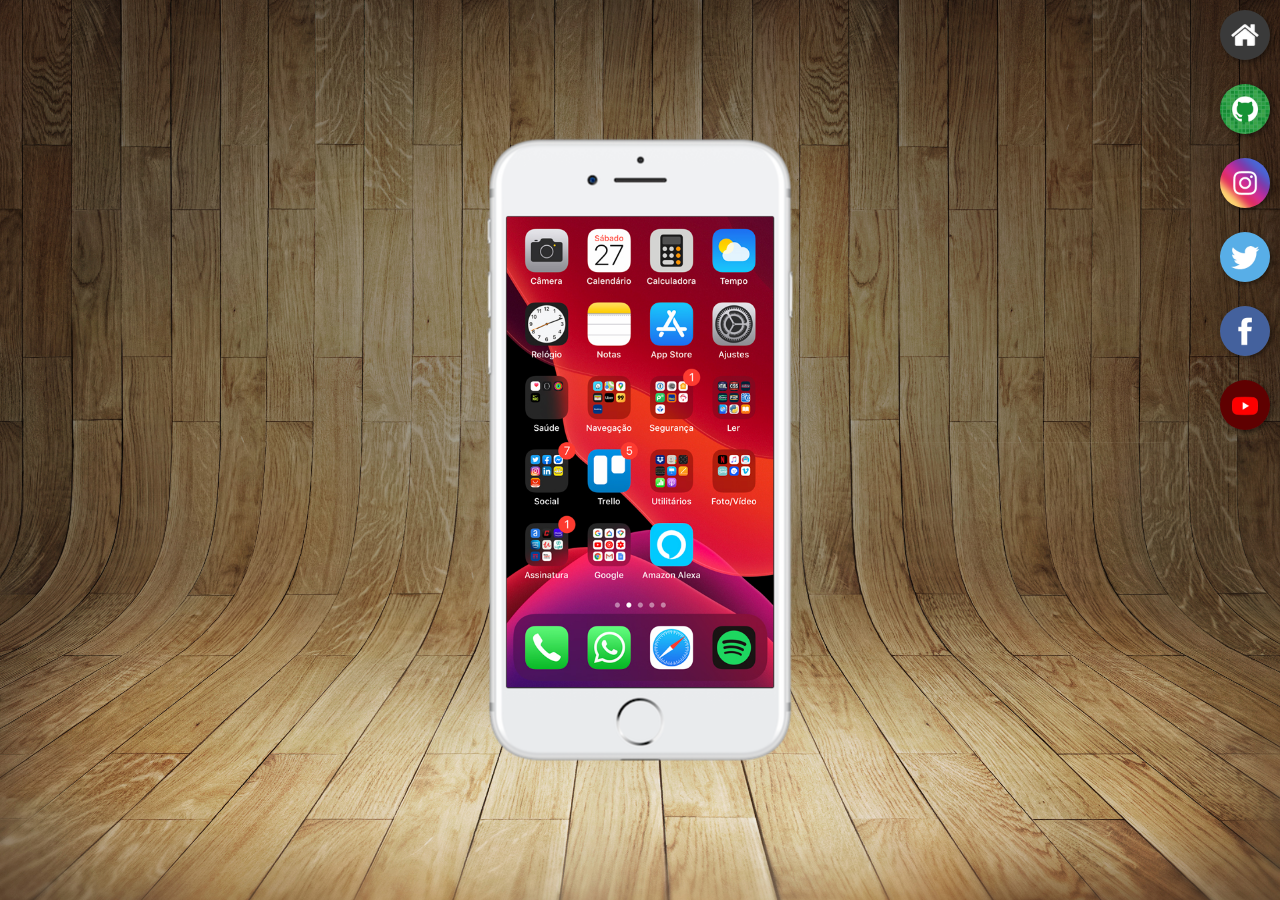
<file: index.html>
<!DOCTYPE html>
<html lang="pt-br">
<head>
   <meta charset="UTF-8">
   <meta http-equiv="X-UA-Compatible" content="IE=edge">
   <meta name="viewport" content="width=device-width, initial-scale=1.0">
   <link rel="shortcut icon" href="favicon.ico" type="image/x-icon">
   <title>Redes Sociais</title>
   <link rel="stylesheet" href="estilos/styles.css">
</head>
<body>
   <main>
      <section id="telefone">
         <iframe src="home.html" name="tela" id=tela frameborder="0">
            Seu navegador não é compatível com esse conteúdo.
         </iframe>
      </section>

      <section id="redes-sociais">
         <a href="home.html" target="tela"><img src="imagens/logo-home.jpg" alt="Home"></a><br>
         <a href="github.html" target="tela"><img src="imagens/logo-github.jpg" alt="Github"></a><br>
         <a href="#" target="tela"><img src="imagens/logo-instagram.jpg" alt="Instagram"></a><br>
         <a href="#" target="tela"><img src="imagens/logo-twitter.jpg" alt="Twitter"></a><br>
         <a href="#" target="tela"><img src="imagens/logo-facebook.jpg" alt="Facebook"></a><br>
         <a href="#" target="tela"><img src="imagens/logo-youtube.jpg" alt="Youtube"></a>

         <!--Usado o <br> ao invés do Flexbox ou Grid Layout pois é a forma mais simples no momento-->

      </section>

   </main>
</body>
</html>
</file>
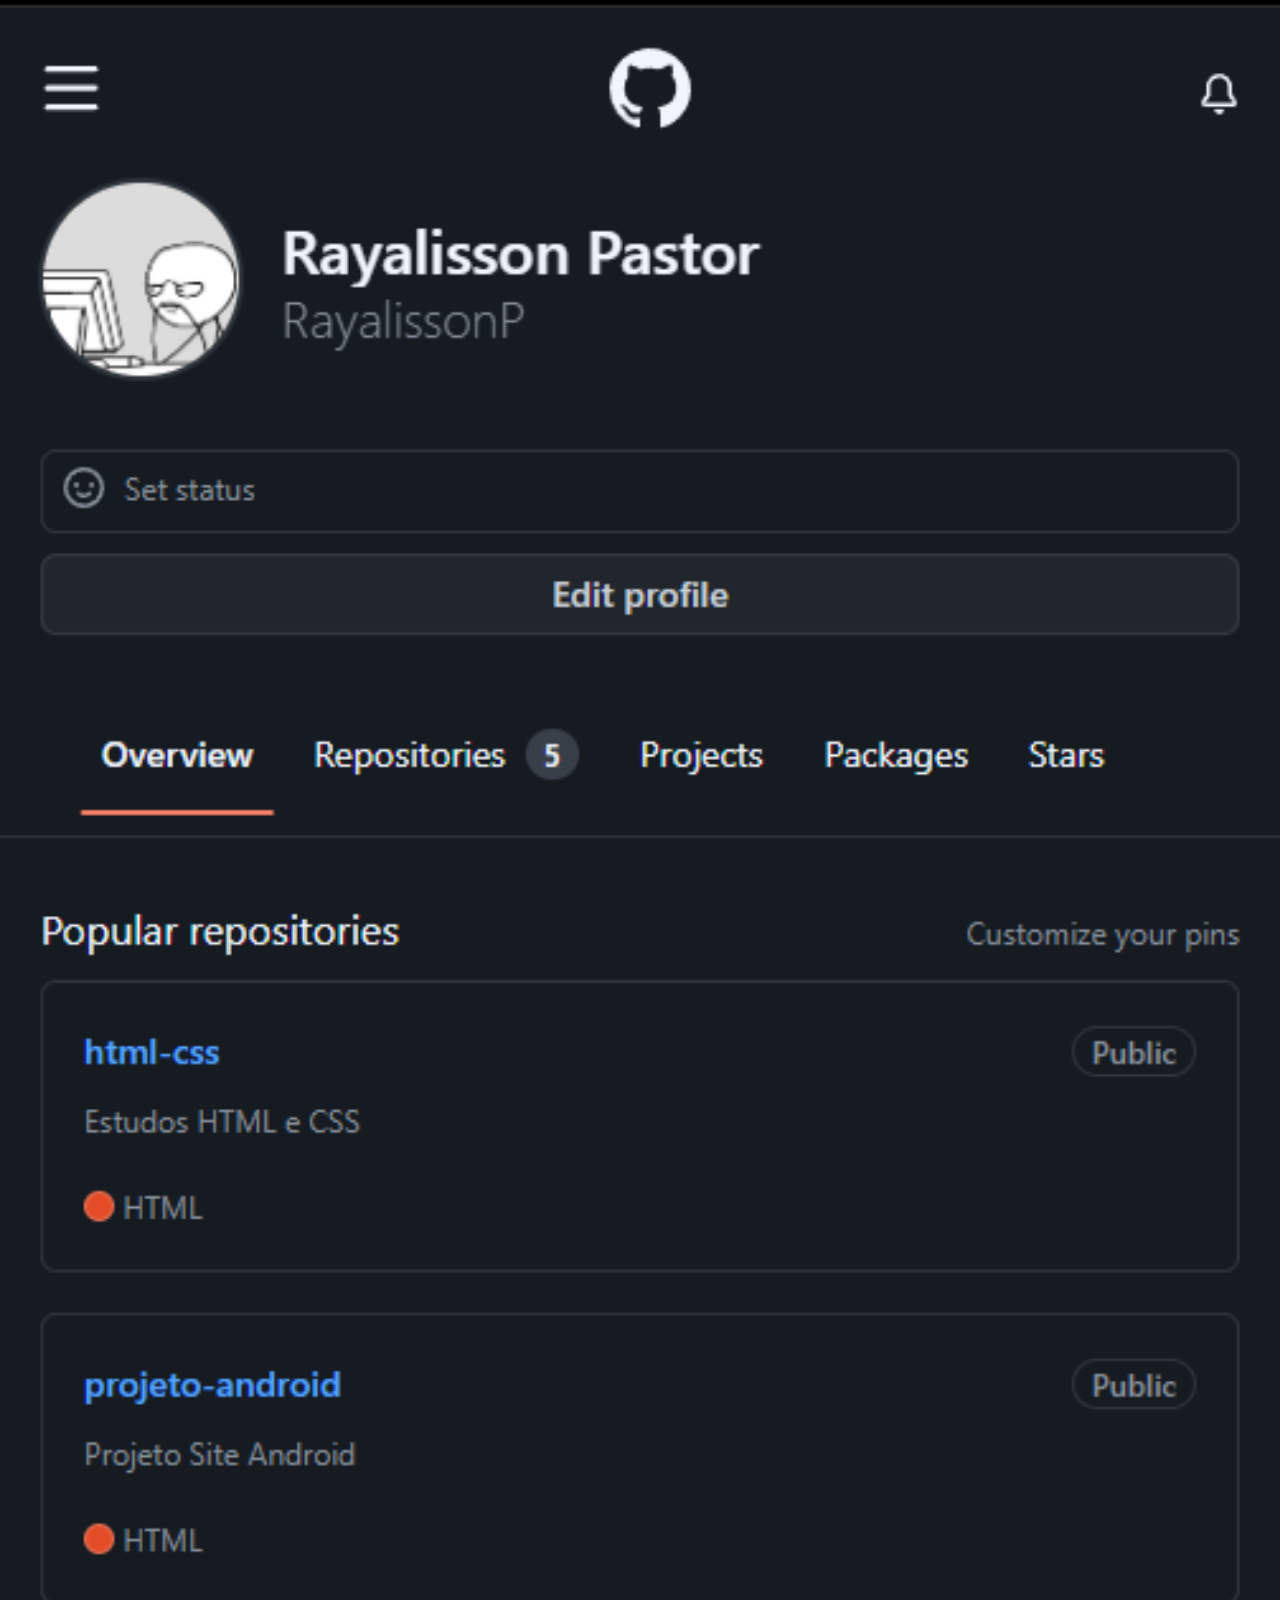
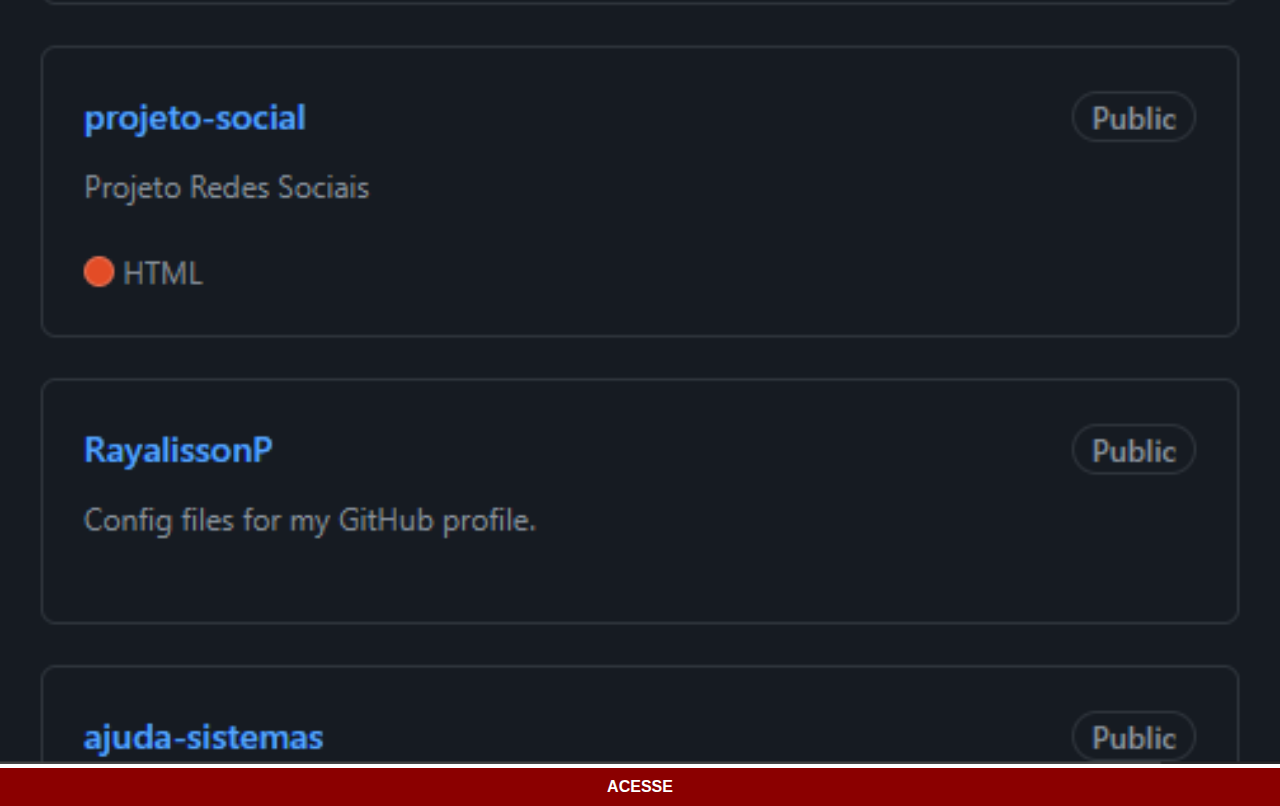
<file: github.html>
<!DOCTYPE html>
<html lang="pt-br">
<head>
   <meta charset="UTF-8">
   <meta http-equiv="X-UA-Compatible" content="IE=edge">
   <meta name="viewport" content="width=device-width, initial-scale=1.0">
   <title>Github</title>
   <link rel="stylesheet" href="estilos/social-styles.css">
</head>
<body>
   <img src="imagens/tela-github.PNG" alt="Github">
   <a href="https://github.com/RayalissonP" target="_blank">ACESSE</a>
</body>
</html>
</file>
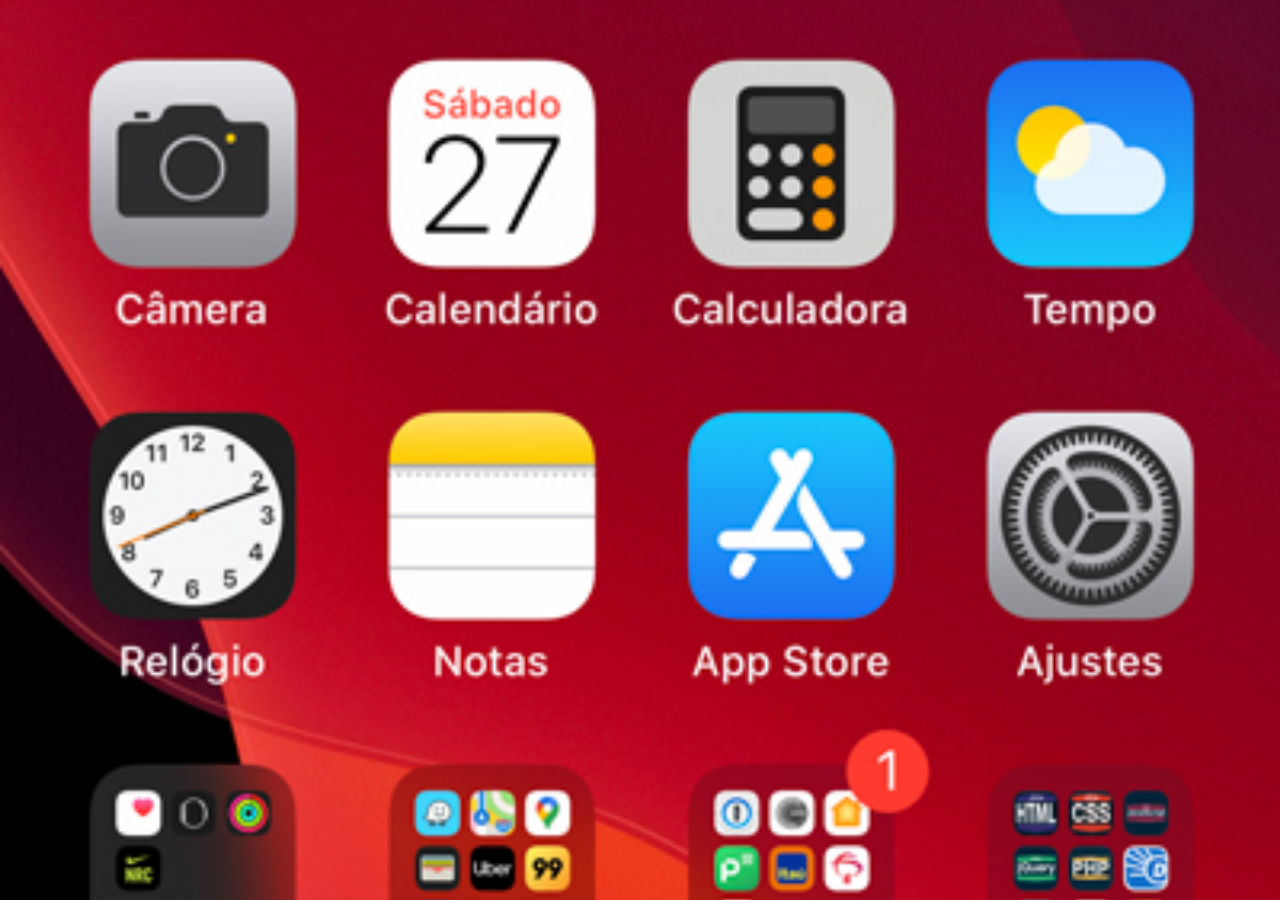
<file: home.html>
<!DOCTYPE html>
<html lang="pt-br">
<head>
   <meta charset="UTF-8">
   <meta http-equiv="X-UA-Compatible" content="IE=edge">
   <meta name="viewport" content="width=device-width, initial-scale=1.0">
   <title>Home</title>
</head>
<style>
   * {
      margin: 0px;
      padding: 0px;
   }

   body {
      width: 100vw;
      height: 100vh;
      background: black url(imagens/tela-home.jpg) no-repeat top center;
      background-size: cover;
   }
</style>

<body>
   
</body>
</html>
</file>
<file: estilos/styles.css>
@charset "UTF-8";

* {
   margin: 0px;
   padding: 0px;
   font-family: Arial, Helvetica, sans-serif;
}

html, body {
   height: 100vh;
   width: 100vw;
}

body {
   background: url(../imagens/fundo-madeira.jpg) no-repeat top center;
   background-size: cover; /* Cobrir por inteiro*/
   background-attachment: fixed;
}

main {
   height: 100vh;
   position: relative;
}

section#telefone {
   position: absolute;
   top: 50%;
   left: 50%;
   transform: translate(-50%, -50%);
   height: 627px;
   width: 311px;
   background: url(../imagens/frame-iphone.png) no-repeat;
}

iframe#tela {
   position: relative;
   top: 80px;
   left: 22px;
   width: 267px;
   height: 471px;
}

section#redes-sociais {
   text-align: right; /*jogou os botões para a direita*/
}

section#redes-sociais img {
   width: 50px;
   margin: 10px;
   border-radius: 50%; /*Deixou o botão redondo*/
   box-shadow: 2px 2px 5px rgba(0, 0, 0, 0.450);
   box-sizing: border-box;
}

section#redes-sociais img:hover { /* Transições dos botões*/
   border: 2px solid rgba(255, 255, 255, 0.5);
   transform: translate(-1px, -2px);
   box-shadow: 5px 5px 10px rgba(0, 0, 0, 0.603);
   transition: transform .5s, border 0.3s;
}
</file>
<file: estilos/social-styles.css>
@charset "UTF8";

* {
   margin: 0px;
   padding: 0px;
   font-family: 'Segoe UI', Tahoma, Geneva, Verdana, sans-serif;
}

::-webkit-scrollbar {
   width: 0px;
   height: 0px;
}

img {
   width: 100vw;
}

a {
   display: block; /* Fez com que mostre abaixo da imagem*/
   background-color: darkred;
   color: white;
   padding: 10px;
   text-align: center;
   font-weight: bolder;
   text-decoration: none;
}

a:hover {
   background-color: red;
}
</file>
